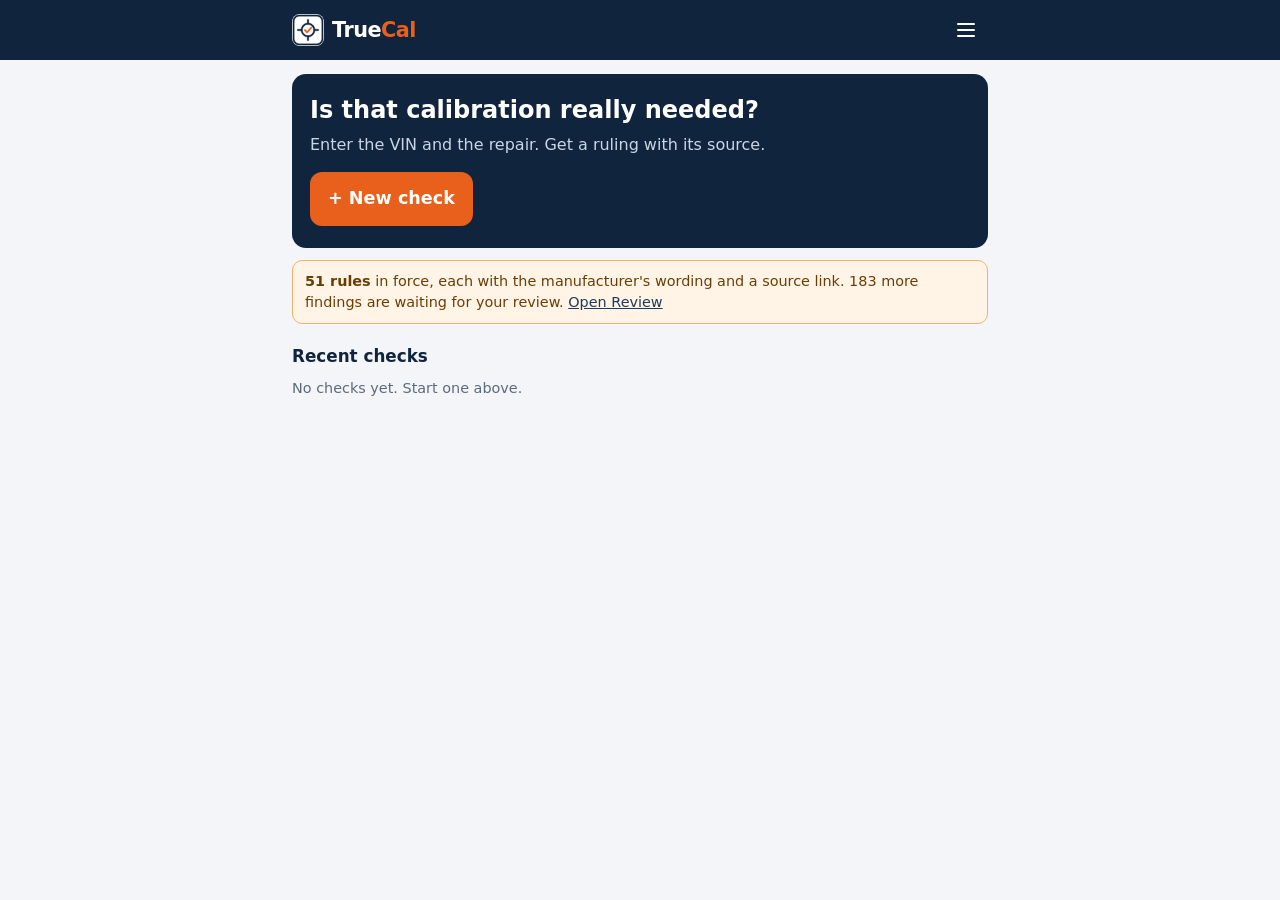
<file: index.html>
<!doctype html>
<html lang="en">
<head>
  <meta charset="UTF-8" />
  <meta name="viewport" content="width=device-width, initial-scale=1, viewport-fit=cover" />
  <title>TrueCal</title>
  <meta name="description" content="Check whether an ADAS calibration is required, not required or self-learning, with the OEM source cited." />
  <meta name="theme-color" content="#10243E" />

  <link rel="manifest" href="manifest.webmanifest" />
  <link rel="icon" href="icons/favicon.ico" sizes="any" />
  <link rel="icon" type="image/png" sizes="32x32" href="icons/favicon-32.png" />
  <link rel="icon" type="image/png" sizes="16x16" href="icons/favicon-16.png" />
  <link rel="apple-touch-icon" href="icons/apple-touch-icon.png" />
  <link rel="stylesheet" href="css/styles.css" />
</head>
<body>
  <header class="app-header no-print">
    <div class="app-header__inner">
      <button type="button" class="icon-btn" id="backBtn" aria-label="Back" hidden>
        <svg viewBox="0 0 24 24" aria-hidden="true"><path d="m15 5-7 7 7 7"/></svg>
      </button>
      <a class="brand" href="#home" aria-label="TrueCal home">
        <img src="icons/icon-192.png" alt="" width="32" height="32" />
        <span class="brand__name">True<b>Cal</b></span>
      </a>
      <span class="status-inline" id="netStatus" role="status" aria-live="polite"></span>
      <button type="button" class="icon-btn" id="menuBtn" aria-label="Menu" aria-expanded="false" aria-controls="menu">
        <svg viewBox="0 0 24 24" aria-hidden="true"><path d="M4 6h16"/><path d="M4 12h16"/><path d="M4 18h16"/></svg>
      </button>
      <div class="menu" id="menu" hidden>
        <a class="menu__item" href="docs/user-guide.html">How to use this app<small>Quick Start Guide</small></a>
        <a class="menu__item" href="#review">Review findings<small>Confirm or hide what the collector found</small></a>
        <button type="button" class="menu__item" id="exportDecisionsBtn">Export review decisions<small>Save your yes / no answers to a file</small></button>
        <button type="button" class="menu__item" id="importRulesBtn">Import rules file<small>JSON from OEM or licensed data</small></button>
        <button type="button" class="menu__item" id="clearRulesBtn">Remove imported rules</button>
        <button type="button" class="menu__item" id="disclaimerBtn">Disclaimer</button>
        <button type="button" class="menu__item" id="updateBtn">Check for updates</button>
        <p class="menu__about" id="rulesInfo"></p>
        <p class="menu__about">TrueCal v0.1</p>
        <input type="file" id="importRulesInput" accept="application/json,.json" hidden />
      </div>
    </div>
  </header>

  <main class="app-main">

    <!-- 1. Home -->
    <section class="screen" id="screen-home" hidden>
      <div class="hero">
        <h1>Is that calibration really needed?</h1>
        <p>Enter the VIN and the repair. Get a ruling with its source.</p>
        <a class="btn btn--primary btn--big" href="#new" id="newCheckBtn">+ New check</a>
      </div>
      <div id="demoBanner" class="banner banner--warn" hidden></div>
      <h2 class="section-title">Recent checks</h2>
      <div id="recentList" class="check-list"></div>
      <p class="hint" id="recentEmpty" hidden>No checks yet. Start one above.</p>
      <a class="btn btn--ghost" href="#history" id="seeAllBtn" hidden>See all</a>
    </section>

    <!-- 2. New check -->
    <section class="screen" id="screen-new" hidden>
      <h1 class="screen-title">New check</h1>

      <form id="checkForm" autocomplete="off" novalidate>
        <section class="card" aria-labelledby="vehicle-heading">
          <h2 id="vehicle-heading"><span class="step">1</span> Vehicle</h2>
          <div class="field-grid">
            <label class="field">
              <span>Claim / RO #</span>
              <input type="text" id="claimId" placeholder="e.g. 24-001234" />
            </label>
            <label class="field">
              <span>Adjuster</span>
              <input type="text" id="adjusterName" placeholder="Your name" />
            </label>
            <div class="field field--full">
              <label for="vehicleVin">VIN</label>
              <div class="input-with-action">
                <input type="text" id="vehicleVin" placeholder="17-character VIN" maxlength="17" autocapitalize="characters" autocomplete="off" />
                <button type="button" class="scan-btn" id="scanVinBtn" title="Scan the VIN barcode" aria-label="Scan the VIN barcode">
                  <svg viewBox="0 0 24 24" width="22" height="22" aria-hidden="true" fill="currentColor"><path d="M2 5h2v14H2zM6 5h1v14H6zM9 5h3v14H9zM14 5h1v14h-1zM17 5h2v14h-2zM21 5h1v14h-1z"/></svg>
                </button>
              </div>
              <small class="field-hint" id="vinHint" aria-live="polite"></small>
              <small class="field-hint" id="vinDecodeHint" aria-live="polite"></small>
            </div>
            <label class="field">
              <span>Year</span>
              <select id="vehicleYear"></select>
            </label>
            <label class="field">
              <span>Make</span>
              <select id="vehicleMake"></select>
            </label>
            <label class="field">
              <span>Model</span>
              <input type="text" id="vehicleModel" placeholder="Civic" />
            </label>
            <label class="field">
              <span>Trim</span>
              <input type="text" id="vehicleTrim" placeholder="EX" />
            </label>
          </div>
        </section>

        <section class="card" aria-labelledby="repair-heading">
          <h2 id="repair-heading"><span class="step">2</span> What was done</h2>
          <label class="field">
            <span>Repair / trigger</span>
            <select id="trigger"></select>
          </label>

          <h3>Sensors</h3>
          <p class="hint">Tick what is on the vehicle, and what the shop is charging for.</p>
          <p class="field-hint" id="sensorSuggestHint" aria-live="polite"></p>
          <table class="sensor-table">
            <thead>
              <tr><th scope="col">Sensor</th><th scope="col">On vehicle</th><th scope="col">On shop quote</th></tr>
            </thead>
            <tbody id="sensorRows"></tbody>
          </table>

          <h3>Conditions</h3>
          <div id="conditionRows" class="check-grid"></div>
        </section>

        <section class="card" aria-labelledby="evidence-heading">
          <h2 id="evidence-heading"><span class="step">3</span> Evidence <small>(optional)</small></h2>
          <div class="photo-thumbs" id="photoThumbs"></div>
          <div class="btn-row">
            <label class="btn btn--secondary">
              📷 Add photo
              <input type="file" accept="image/*" capture="environment" multiple id="photoInput" hidden />
            </label>
            <button type="button" class="btn btn--record" id="dictateBtn" hidden>
              <span class="record-dot"></span><span id="dictateLabel">Dictate note</span>
            </button>
          </div>
          <label class="field">
            <span>Notes</span>
            <textarea id="notes" rows="3" placeholder="Type here, or tap Dictate and talk"></textarea>
          </label>
        </section>

        <button type="submit" class="btn btn--primary btn--big btn--block" id="getRulingBtn">Get ruling</button>
        <p class="form-error" id="formError" role="alert"></p>
      </form>
    </section>

    <!-- 3. Ruling -->
    <section class="screen" id="screen-ruling" hidden>
      <h1 class="screen-title">Ruling</h1>
      <div id="rulingBody"></div>
      <div class="btn-row btn-row--sticky no-print">
        <a class="btn btn--secondary" id="reportBtn" href="#report">Report</a>
        <button type="button" class="btn btn--secondary" id="editBtn">Edit</button>
        <a class="btn btn--primary" href="#new" id="againBtn">New check</a>
      </div>
    </section>

    <!-- 4. Report -->
    <section class="screen" id="screen-report" hidden>
      <article class="report" id="reportBody"></article>
      <div class="btn-row btn-row--sticky no-print">
        <button type="button" class="btn btn--secondary" id="shareBtn">Share</button>
        <button type="button" class="btn btn--secondary" id="printBtn">Print / PDF</button>
        <a class="btn btn--primary" href="#home">Done</a>
      </div>
    </section>

    <!-- 5. Past checks -->
    <section class="screen" id="screen-history" hidden>
      <h1 class="screen-title">Past checks</h1>
      <div class="field-grid">
        <label class="field field--full">
          <span>Search VIN, claim, make or model</span>
          <input type="search" id="historySearch" placeholder="Search" />
        </label>
        <label class="field field--full">
          <span>Show</span>
          <select id="historyFilter">
            <option value="all">All results</option>
            <option value="challenge">Has a challenge</option>
            <option value="missing">Has a missing calibration</option>
            <option value="unverified">Has an unverified item</option>
          </select>
        </label>
      </div>
      <div id="historyList" class="check-list"></div>
      <p class="hint" id="historyEmpty" hidden>Nothing found.</p>
    </section>
    <!-- 6. Review -->
    <section class="screen" id="screen-review" hidden>
      <h1 class="screen-title">Review findings</h1>
      <p class="hint">Each finding is a sentence found in a manufacturer document. Say <b>Yes</b> only if the source really says it. <b>No</b> hides it; nothing is deleted.</p>
      <p class="review-counts" id="reviewCounts"></p>
      <div class="tabs" role="tablist">
        <button type="button" class="tab is-active" data-tab="queue">To review</button>
        <button type="button" class="tab" data-tab="kept">Kept</button>
        <button type="button" class="tab" data-tab="hidden">Hidden</button>
        <button type="button" class="tab" data-tab="own">Ours</button>
      </div>
      <div id="reviewBody"></div>
    </section>
  </main>

  <!-- Full-screen VIN scanner -->
  <div class="scanner" id="scanner" hidden role="dialog" aria-modal="true" aria-label="Scan the VIN barcode">
    <video class="scanner__video" id="scannerVideo" playsinline muted></video>
    <div class="scanner__frame" aria-hidden="true"></div>
    <p class="scanner__hint" id="scannerHint">Starting the camera…</p>
    <div class="scanner__actions">
      <label class="btn btn--secondary">
        Use a photo
        <input type="file" accept="image/*" capture="environment" id="scannerPhoto" hidden />
      </label>
      <button type="button" class="btn btn--secondary" id="scannerManual">Type VIN</button>
      <button type="button" class="btn btn--danger-solid" id="scannerCancel">Cancel</button>
    </div>
  </div>

  <dialog id="ownDialog" class="dialog">
    <h2>Add our own record</h2>
    <p class="fine" id="ownContext"></p>
    <p class="hint">Use this when the shop or a dealer gives you a requirement TrueCal has no manufacturer source for. It is saved on this device and always labelled <b>not OEM-verified</b>. A manufacturer-sourced rule will override it.</p>
    <form id="ownForm" autocomplete="off">
      <div class="field-grid">
        <label class="field"><span>Result</span>
          <select id="ownResult"><option value="">Choose…</option><option value="required">Calibration required</option><option value="not-required">Not required</option><option value="self-learning">Self-learning</option></select></label>
        <label class="field"><span>Method</span>
          <select id="ownMethod"><option value="">Not stated</option><option value="static">Static</option><option value="dynamic">Dynamic</option><option value="both">Static + dynamic</option></select></label>
        <label class="field field--full"><span>Reference (required)</span>
          <input type="text" id="ownReference" placeholder="Document name, procedure no., scan report, dealer bulletin" /></label>
        <label class="field field--full"><span>Link to the reference (optional)</span>
          <input type="text" id="ownUrl" inputmode="url" placeholder="https://…" /></label>
        <label class="field field--full"><span>Note (optional)</span>
          <input type="text" id="ownNote" /></label>
        <label class="field field--full"><span><input type="checkbox" id="ownLimit" /> Only this exact vehicle (model and year)</span></label>
      </div>
      <p class="form-error" id="ownError" role="alert"></p>
      <div class="btn-row">
        <button type="button" class="btn btn--ghost" id="ownCancel">Cancel</button>
        <button type="submit" class="btn btn--primary">Save our record</button>
      </div>
    </form>
  </dialog>

  <dialog id="disclaimerDialog" class="dialog">
    <h2>Disclaimer</h2>
    <p>TrueCal is informational. Rulings come from the rule data loaded on this device and are only as good as their cited source. Always confirm against current OEM service information before approving or denying a calibration.</p>
    <p>Items marked <b>DEMO</b> are placeholders, not OEM rulings. <b>Unverified</b> means no source was found; it does not mean a calibration is unnecessary.</p>
    <form method="dialog"><button class="btn btn--primary">OK</button></form>
  </dialog>

  <div class="toast" id="toast" role="status" aria-live="polite" hidden></div>

  <script src="js/rules.js"></script>
  <script src="js/scanner.js"></script>
  <script src="js/app.js"></script>
</body>
</html>
</file>
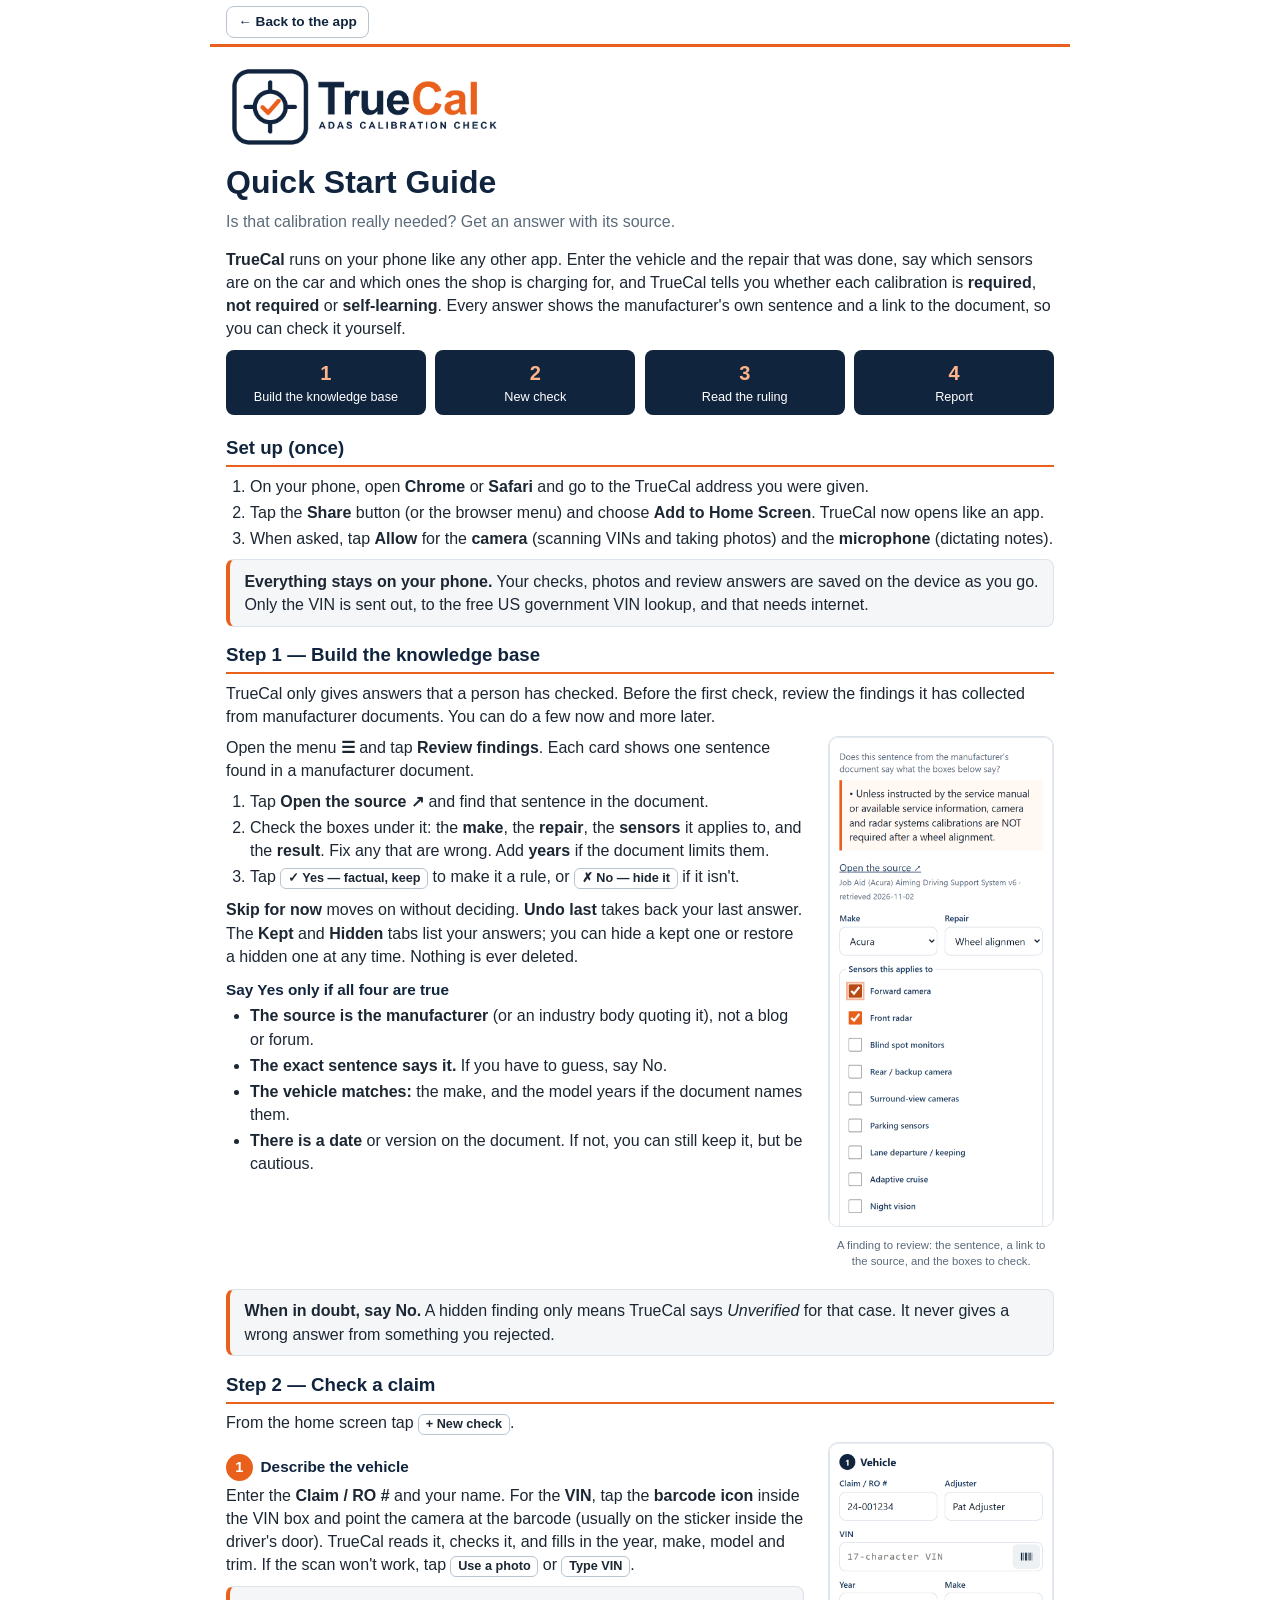
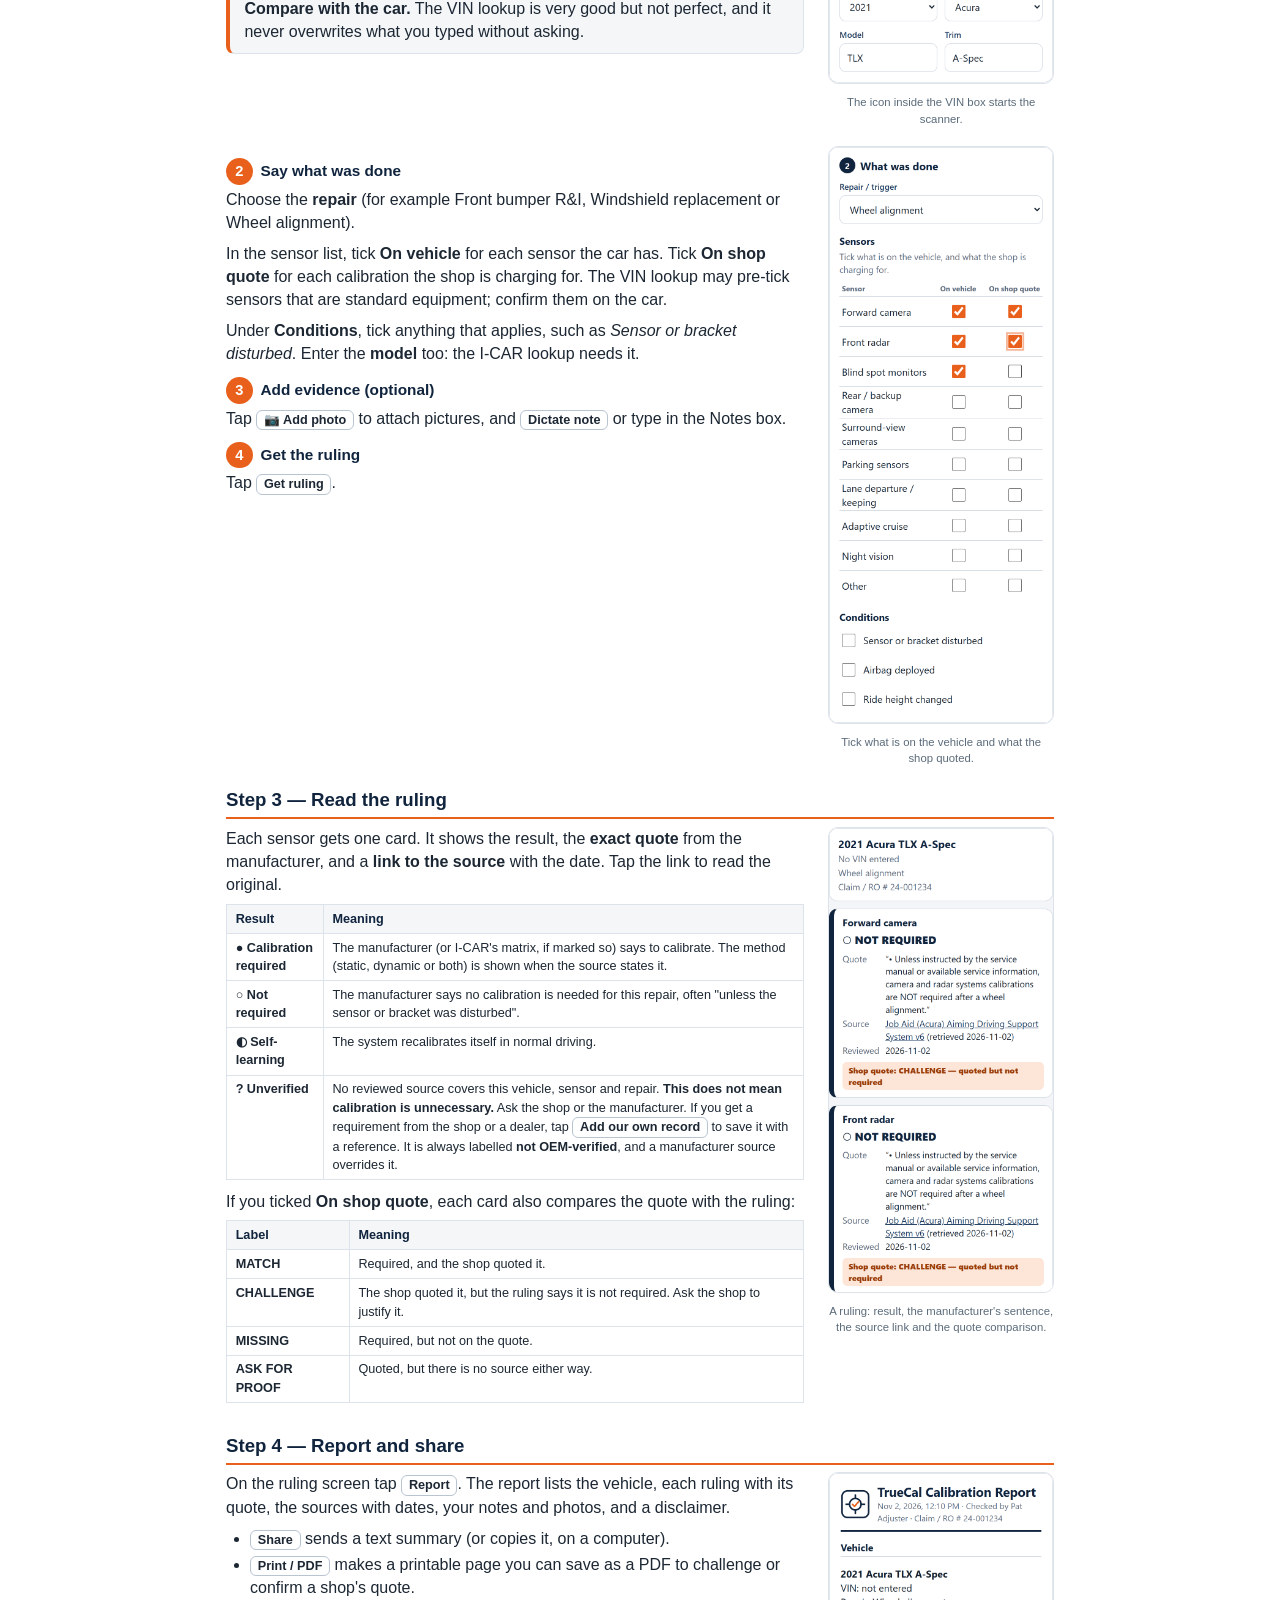
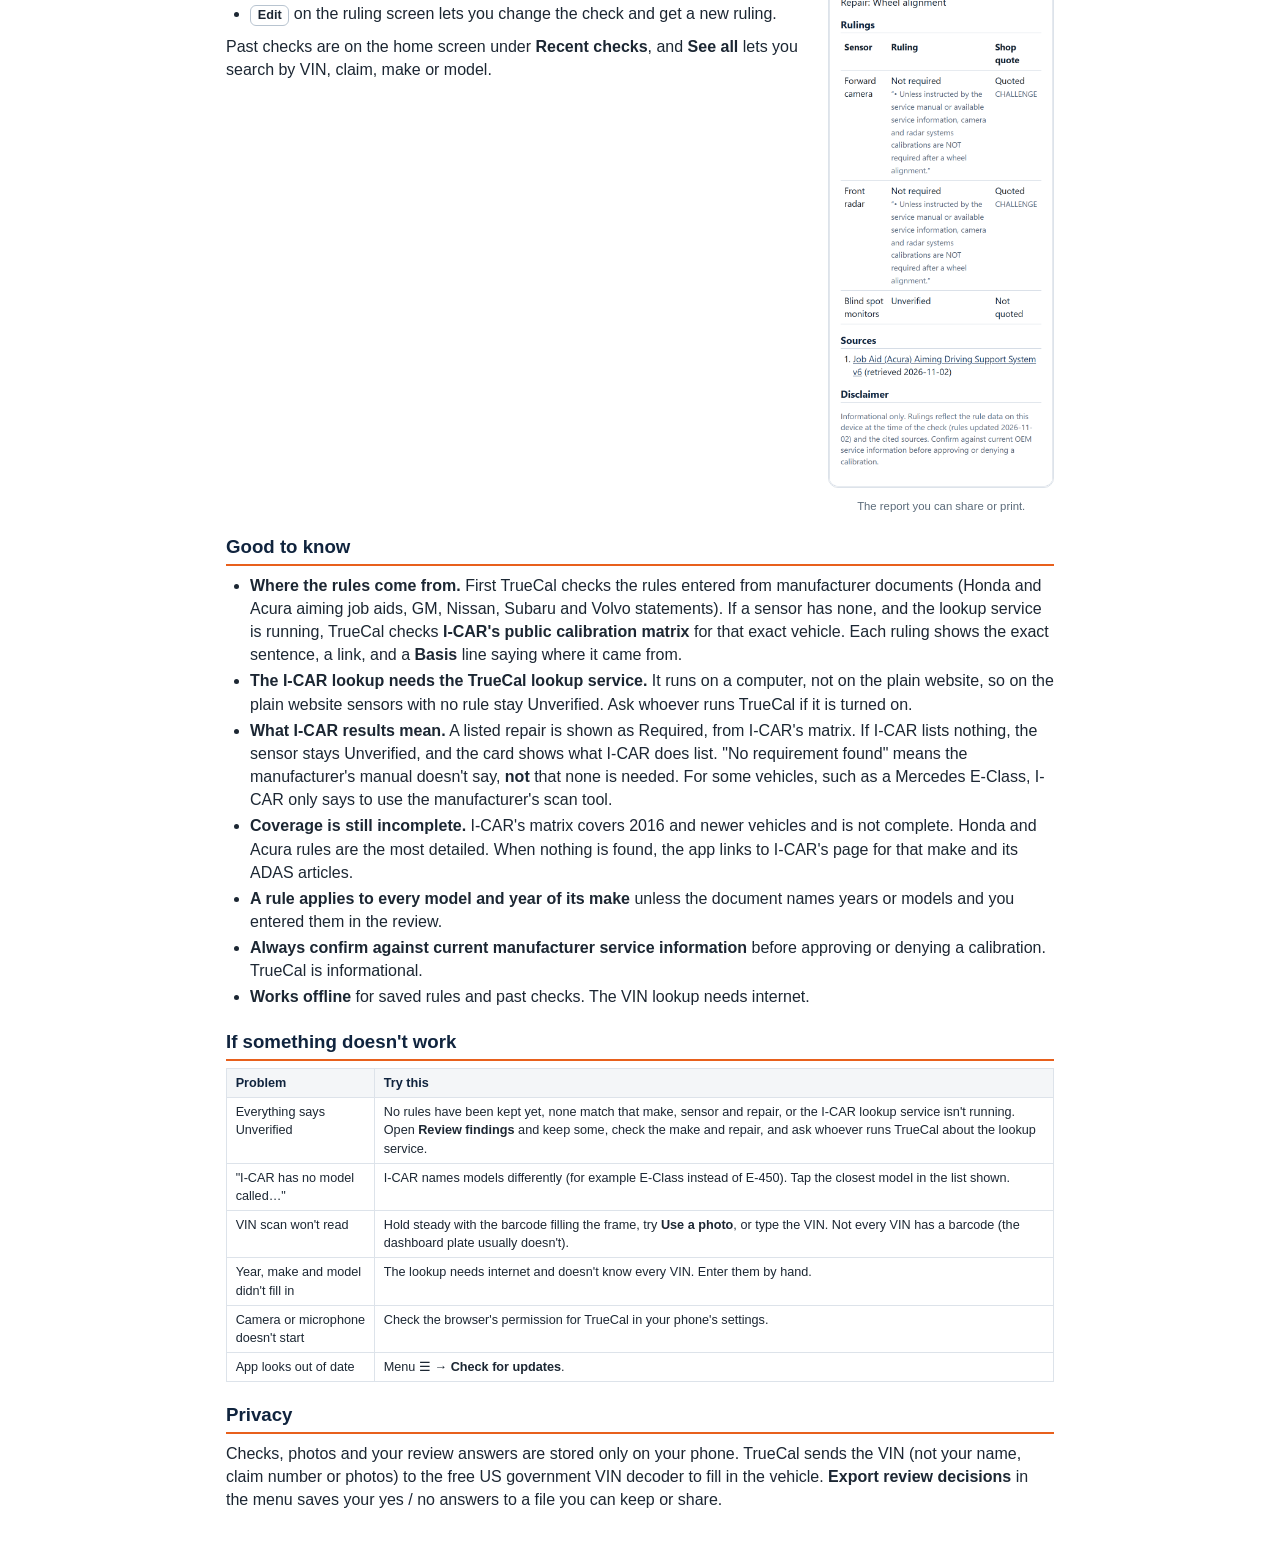
<file: docs/user-guide.html>
<!doctype html>
<html lang="en">
<head>
<meta charset="UTF-8" />
<meta name="viewport" content="width=device-width, initial-scale=1" />
<title>TrueCal — Quick Start Guide</title>
<style>
  @page { size: Letter; margin: 0.6in 0.7in 0.7in; }
  :root { --navy: #10243e; --orange: #e8601c; --muted: #5b6b7a; --line: #dde3ea; --soft: #f4f6f8; }
  * { box-sizing: border-box; }
  body { font-family: "Segoe UI", -apple-system, Roboto, Arial, sans-serif; color: #1c2733; font-size: 10.5pt; line-height: 1.45; margin: 0; }
  h1 { font-size: 24pt; color: var(--navy); margin: 0.1in 0 0.05in; }
  h2 { font-size: 14pt; color: var(--navy); margin: 0 0 0.08in; padding-bottom: 0.04in; border-bottom: 2px solid var(--orange); break-after: avoid; }
  h3 { font-size: 11.5pt; color: var(--navy); margin: 0.12in 0 0.03in; break-after: avoid; }
  p { margin: 0 0 0.08in; }
  ul, ol { margin: 0.03in 0 0.1in; padding-left: 0.25in; }
  li { margin-bottom: 0.03in; }
  .cover { display: flex; align-items: center; gap: 0.25in; }
  .cover img { height: 0.9in; }
  .tagline { color: var(--muted); font-size: 12pt; margin: 0 0 0.15in; }
  .box { background: var(--soft); border: 1px solid var(--line); border-radius: 8px; padding: 0.1in 0.15in; margin: 0.1in 0 0.15in; }
  .box--tip { border-left: 4px solid var(--orange); }
  .box p:last-child, .box ul:last-child, .box ol:last-child { margin-bottom: 0; }
  .strip { display: flex; gap: 0.1in; margin: 0.1in 0 0.2in; }
  .strip div { flex: 1; background: var(--navy); color: #fff; border-radius: 8px; padding: 0.09in 0.1in; font-size: 9.5pt; text-align: center; }
  .strip b { display: block; font-size: 15pt; color: #ffb48a; }
  .step { display: flex; gap: 0.25in; align-items: flex-start; margin-bottom: 0.2in; break-inside: avoid; }
  .step__text { flex: 1; min-width: 0; }
  .step__img { width: 2.35in; flex: none; text-align: center; }
  .step__img img { width: 100%; border: 1px solid var(--line); border-radius: 10px; }
  .step__img figcaption { font-size: 8.5pt; color: var(--muted); margin-top: 0.04in; }
  figure { margin: 0; }
  .num { display: inline-block; width: 0.28in; height: 0.28in; line-height: 0.28in; text-align: center; border-radius: 50%; background: var(--orange); color: #fff; font-weight: 700; margin-right: 0.08in; font-size: 11pt; }
  .btn { display: inline-block; border: 1px solid #b8c4d0; border-radius: 6px; padding: 0 0.07in; background: #fff; font-weight: 600; font-size: 9.5pt; white-space: nowrap; }
  table { border-collapse: collapse; width: 100%; font-size: 9.5pt; margin-bottom: 0.1in; }
  th, td { border: 1px solid var(--line); padding: 0.05in 0.09in; text-align: left; vertical-align: top; }
  th { background: var(--soft); color: var(--navy); }
  tr { break-inside: avoid; }
  .pagebreak { break-before: page; }
  .small { font-size: 9pt; color: var(--muted); }

  .appbar { display: none; }
  @media screen {
    body { max-width: 860px; margin: 0 auto; padding: 0 1rem 2rem; font-size: 16px; }
    .appbar { display: flex; position: sticky; top: 0; z-index: 5; background: #fff; border-bottom: 3px solid var(--orange); margin: 0 -1rem 1rem; padding: 0.4rem 1rem; }
    .appbar a { display: inline-block; font-size: 0.85rem; font-weight: 600; color: var(--navy); background: #fff; border: 1px solid #b8c4d0; border-radius: 8px; padding: 0.3rem 0.7rem; text-decoration: none; }
    .pagebreak { break-before: auto; }
  }
  @media screen and (max-width: 640px) {
    .step { flex-direction: column; }
    .step__img { width: 70%; align-self: center; }
    .strip { flex-wrap: wrap; }
    .strip div { flex: 1 1 30%; }
    td, th { padding: 0.4rem; }
    h1 { font-size: 1.7rem; }
  }
  @media print { .appbar { display: none; } }
</style>
</head>
<body>

<nav class="appbar"><a href="../index.html">← Back to the app</a></nav>

<div class="cover">
  <img src="../icons/logo-full.png" alt="TrueCal" />
</div>
<h1>Quick Start Guide</h1>
<p class="tagline">Is that calibration really needed? Get an answer with its source.</p>

<p><b>TrueCal</b> runs on your phone like any other app. Enter the vehicle and the repair that was done, say which sensors are on the car and which ones the shop is charging for, and TrueCal tells you whether each calibration is <b>required</b>, <b>not required</b> or <b>self-learning</b>. Every answer shows the manufacturer's own sentence and a link to the document, so you can check it yourself.</p>

<div class="strip">
  <div><b>1</b>Build the knowledge base</div>
  <div><b>2</b>New check</div>
  <div><b>3</b>Read the ruling</div>
  <div><b>4</b>Report</div>
</div>

<h2>Set up (once)</h2>
<ol>
  <li>On your phone, open <b>Chrome</b> or <b>Safari</b> and go to the TrueCal address you were given.</li>
  <li>Tap the <b>Share</b> button (or the browser menu) and choose <b>Add to Home Screen</b>. TrueCal now opens like an app.</li>
  <li>When asked, tap <b>Allow</b> for the <b>camera</b> (scanning VINs and taking photos) and the <b>microphone</b> (dictating notes).</li>
</ol>
<div class="box box--tip"><p><b>Everything stays on your phone.</b> Your checks, photos and review answers are saved on the device as you go. Only the VIN is sent out, to the free US government VIN lookup, and that needs internet.</p></div>

<h2 class="pagebreak">Step 1 — Build the knowledge base</h2>
<p>TrueCal only gives answers that a person has checked. Before the first check, review the findings it has collected from manufacturer documents. You can do a few now and more later.</p>

<div class="step">
  <div class="step__text">
    <p>Open the menu <b>☰</b> and tap <b>Review findings</b>. Each card shows one sentence found in a manufacturer document.</p>
    <ol>
      <li>Tap <b>Open the source ↗</b> and find that sentence in the document.</li>
      <li>Check the boxes under it: the <b>make</b>, the <b>repair</b>, the <b>sensors</b> it applies to, and the <b>result</b>. Fix any that are wrong. Add <b>years</b> if the document limits them.</li>
      <li>Tap <span class="btn">✓ Yes — factual, keep</span> to make it a rule, or <span class="btn">✗ No — hide it</span> if it isn't.</li>
    </ol>
    <p><b>Skip for now</b> moves on without deciding. <b>Undo last</b> takes back your last answer. The <b>Kept</b> and <b>Hidden</b> tabs list your answers; you can hide a kept one or restore a hidden one at any time. Nothing is ever deleted.</p>
    <h3>Say Yes only if all four are true</h3>
    <ul>
      <li><b>The source is the manufacturer</b> (or an industry body quoting it), not a blog or forum.</li>
      <li><b>The exact sentence says it.</b> If you have to guess, say No.</li>
      <li><b>The vehicle matches:</b> the make, and the model years if the document names them.</li>
      <li><b>There is a date</b> or version on the document. If not, you can still keep it, but be cautious.</li>
    </ul>
  </div>
  <figure class="step__img">
    <img src="guide-img/03-review-card.png" alt="A review card showing a quote, source link and the boxes to check" />
    <figcaption>A finding to review: the sentence, a link to the source, and the boxes to check.</figcaption>
  </figure>
</div>

<div class="box box--tip"><p><b>When in doubt, say No.</b> A hidden finding only means TrueCal says <i>Unverified</i> for that case. It never gives a wrong answer from something you rejected.</p></div>

<h2 class="pagebreak">Step 2 — Check a claim</h2>
<p>From the home screen tap <span class="btn">+ New check</span>.</p>

<div class="step">
  <div class="step__text">
    <h3><span class="num">1</span>Describe the vehicle</h3>
    <p>Enter the <b>Claim / RO #</b> and your name. For the <b>VIN</b>, tap the <b>barcode icon</b> inside the VIN box and point the camera at the barcode (usually on the sticker inside the driver's door). TrueCal reads it, checks it, and fills in the year, make, model and trim. If the scan won't work, tap <span class="btn">Use a photo</span> or <span class="btn">Type VIN</span>.</p>
    <div class="box box--tip"><p><b>Compare with the car.</b> The VIN lookup is very good but not perfect, and it never overwrites what you typed without asking.</p></div>
  </div>
  <figure class="step__img">
    <img src="guide-img/02-vehicle.png" alt="The vehicle card with the VIN scan icon inside the VIN box" />
    <figcaption>The icon inside the VIN box starts the scanner.</figcaption>
  </figure>
</div>

<div class="step">
  <div class="step__text">
    <h3><span class="num">2</span>Say what was done</h3>
    <p>Choose the <b>repair</b> (for example Front bumper R&amp;I, Windshield replacement or Wheel alignment).</p>
    <p>In the sensor list, tick <b>On vehicle</b> for each sensor the car has. Tick <b>On shop quote</b> for each calibration the shop is charging for. The VIN lookup may pre-tick sensors that are standard equipment; confirm them on the car.</p>
    <p>Under <b>Conditions</b>, tick anything that applies, such as <i>Sensor or bracket disturbed</i>. Enter the <b>model</b> too: the I-CAR lookup needs it.</p>
    <h3><span class="num">3</span>Add evidence (optional)</h3>
    <p>Tap <span class="btn">📷 Add photo</span> to attach pictures, and <span class="btn">Dictate note</span> or type in the Notes box.</p>
    <h3><span class="num">4</span>Get the ruling</h3>
    <p>Tap <span class="btn">Get ruling</span>.</p>
  </div>
  <figure class="step__img">
    <img src="guide-img/04-sensors.png" alt="The repair, sensors and conditions card" />
    <figcaption>Tick what is on the vehicle and what the shop quoted.</figcaption>
  </figure>
</div>

<h2 class="pagebreak">Step 3 — Read the ruling</h2>

<div class="step">
  <div class="step__text">
    <p>Each sensor gets one card. It shows the result, the <b>exact quote</b> from the manufacturer, and a <b>link to the source</b> with the date. Tap the link to read the original.</p>
    <table>
      <tr><th>Result</th><th>Meaning</th></tr>
      <tr><td><b>● Calibration required</b></td><td>The manufacturer (or I-CAR's matrix, if marked so) says to calibrate. The method (static, dynamic or both) is shown when the source states it.</td></tr>
      <tr><td><b>○ Not required</b></td><td>The manufacturer says no calibration is needed for this repair, often "unless the sensor or bracket was disturbed".</td></tr>
      <tr><td><b>◐ Self-learning</b></td><td>The system recalibrates itself in normal driving.</td></tr>
      <tr><td><b>? Unverified</b></td><td>No reviewed source covers this vehicle, sensor and repair. <b>This does not mean calibration is unnecessary.</b> Ask the shop or the manufacturer. If you get a requirement from the shop or a dealer, tap <span class="btn">Add our own record</span> to save it with a reference. It is always labelled <b>not OEM-verified</b>, and a manufacturer source overrides it.</td></tr>
    </table>
    <p>If you ticked <b>On shop quote</b>, each card also compares the quote with the ruling:</p>
    <table>
      <tr><th>Label</th><th>Meaning</th></tr>
      <tr><td><b>MATCH</b></td><td>Required, and the shop quoted it.</td></tr>
      <tr><td><b>CHALLENGE</b></td><td>The shop quoted it, but the ruling says it is not required. Ask the shop to justify it.</td></tr>
      <tr><td><b>MISSING</b></td><td>Required, but not on the quote.</td></tr>
      <tr><td><b>ASK FOR PROOF</b></td><td>Quoted, but there is no source either way.</td></tr>
    </table>
  </div>
  <figure class="step__img">
    <img src="guide-img/05-ruling.png" alt="A ruling card with the manufacturer's quote and source link" />
    <figcaption>A ruling: result, the manufacturer's sentence, the source link and the quote comparison.</figcaption>
  </figure>
</div>

<h2>Step 4 — Report and share</h2>
<div class="step">
  <div class="step__text">
    <p>On the ruling screen tap <span class="btn">Report</span>. The report lists the vehicle, each ruling with its quote, the sources with dates, your notes and photos, and a disclaimer.</p>
    <ul>
      <li><span class="btn">Share</span> sends a text summary (or copies it, on a computer).</li>
      <li><span class="btn">Print / PDF</span> makes a printable page you can save as a PDF to challenge or confirm a shop's quote.</li>
      <li><span class="btn">Edit</span> on the ruling screen lets you change the check and get a new ruling.</li>
    </ul>
    <p>Past checks are on the home screen under <b>Recent checks</b>, and <b>See all</b> lets you search by VIN, claim, make or model.</p>
  </div>
  <figure class="step__img">
    <img src="guide-img/06-report.png" alt="The printable report" />
    <figcaption>The report you can share or print.</figcaption>
  </figure>
</div>

<h2 class="pagebreak">Good to know</h2>
<ul>
  <li><b>Where the rules come from.</b> First TrueCal checks the rules entered from manufacturer documents (Honda and Acura aiming job aids, GM, Nissan, Subaru and Volvo statements). If a sensor has none, and the lookup service is running, TrueCal checks <b>I-CAR's public calibration matrix</b> for that exact vehicle. Each ruling shows the exact sentence, a link, and a <b>Basis</b> line saying where it came from.</li>
  <li><b>The I-CAR lookup needs the TrueCal lookup service.</b> It runs on a computer, not on the plain website, so on the plain website sensors with no rule stay Unverified. Ask whoever runs TrueCal if it is turned on.</li>
  <li><b>What I-CAR results mean.</b> A listed repair is shown as Required, from I-CAR's matrix. If I-CAR lists nothing, the sensor stays Unverified, and the card shows what I-CAR does list. "No requirement found" means the manufacturer's manual doesn't say, <b>not</b> that none is needed. For some vehicles, such as a Mercedes E-Class, I-CAR only says to use the manufacturer's scan tool.</li>
  <li><b>Coverage is still incomplete.</b> I-CAR's matrix covers 2016 and newer vehicles and is not complete. Honda and Acura rules are the most detailed. When nothing is found, the app links to I-CAR's page for that make and its ADAS articles.</li>
  <li><b>A rule applies to every model and year of its make</b> unless the document names years or models and you entered them in the review.</li>
  <li><b>Always confirm against current manufacturer service information</b> before approving or denying a calibration. TrueCal is informational.</li>
  <li><b>Works offline</b> for saved rules and past checks. The VIN lookup needs internet.</li>
</ul>

<h2 style="margin-top:0.2in">If something doesn't work</h2>
<table>
  <tr><th>Problem</th><th>Try this</th></tr>
  <tr><td>Everything says Unverified</td><td>No rules have been kept yet, none match that make, sensor and repair, or the I-CAR lookup service isn't running. Open <b>Review findings</b> and keep some, check the make and repair, and ask whoever runs TrueCal about the lookup service.</td></tr>
  <tr><td>"I-CAR has no model called…"</td><td>I-CAR names models differently (for example E-Class instead of E-450). Tap the closest model in the list shown.</td></tr>
  <tr><td>VIN scan won't read</td><td>Hold steady with the barcode filling the frame, try <b>Use a photo</b>, or type the VIN. Not every VIN has a barcode (the dashboard plate usually doesn't).</td></tr>
  <tr><td>Year, make and model didn't fill in</td><td>The lookup needs internet and doesn't know every VIN. Enter them by hand.</td></tr>
  <tr><td>Camera or microphone doesn't start</td><td>Check the browser's permission for TrueCal in your phone's settings.</td></tr>
  <tr><td>App looks out of date</td><td>Menu ☰ → <b>Check for updates</b>.</td></tr>
</table>

<h2 style="margin-top:0.2in">Privacy</h2>
<p>Checks, photos and your review answers are stored only on your phone. TrueCal sends the VIN (not your name, claim number or photos) to the free US government VIN decoder to fill in the vehicle. <b>Export review decisions</b> in the menu saves your yes / no answers to a file you can keep or share.</p>

</body>
</html>
</file>
<file: css/styles.css>
:root {
  --navy: #10243e;
  --navy-2: #1d3a5f;
  --orange: #e8601c;
  --orange-dark: #c24e12;
  --bg: #f3f5f8;
  --card: #ffffff;
  --line: #d6dde6;
  --text: #14202e;
  --muted: #5b6b7e;
  --ok: #1c7a46;
  --warn-bg: #fff4e5;
  --warn-line: #f0b36b;
  --radius: 14px;
  --safe-top: env(safe-area-inset-top, 0px);
  --safe-bottom: env(safe-area-inset-bottom, 0px);
}

* { box-sizing: border-box; }
html { -webkit-text-size-adjust: 100%; }
body {
  margin: 0;
  background: var(--bg);
  color: var(--text);
  font: 16px/1.45 system-ui, -apple-system, "Segoe UI", Roboto, Arial, sans-serif;
}
[hidden] { display: none !important; }
h1, h2, h3 { margin: 0; line-height: 1.2; color: var(--navy); }
h2 { font-size: 1.1rem; display: flex; align-items: center; gap: 8px; margin-bottom: 12px; }
h2 small { font-weight: 400; color: var(--muted); }
h3 { font-size: 1rem; margin: 18px 0 6px; }
a { color: var(--navy-2); }

/* Header */
.app-header { position: sticky; top: 0; z-index: 20; background: var(--navy); color: #fff; padding-top: var(--safe-top); }
.app-header__inner { position: relative; max-width: 720px; margin: 0 auto; padding: 8px 12px; display: flex; align-items: center; gap: 8px; }
.brand { display: flex; align-items: center; gap: 8px; text-decoration: none; color: #fff; margin-right: auto; }
.brand img { border-radius: 8px; background: #fff; }
.brand__name { font-size: 1.3rem; font-weight: 800; letter-spacing: -0.5px; }
.brand__name b { color: var(--orange); }
.status-inline { font-size: 0.8rem; color: #cbd6e4; }
.icon-btn { background: transparent; border: 0; color: #fff; width: 44px; height: 44px; border-radius: 10px; display: grid; place-items: center; cursor: pointer; }
.icon-btn:active { background: rgba(255, 255, 255, 0.15); }
.icon-btn svg { width: 24px; height: 24px; fill: none; stroke: currentColor; stroke-width: 2; stroke-linecap: round; stroke-linejoin: round; }

.menu { position: absolute; right: 12px; top: 100%; width: min(320px, calc(100vw - 24px)); background: #fff; color: var(--text); border-radius: var(--radius); box-shadow: 0 10px 30px rgba(0, 0, 0, 0.25); overflow: hidden; }
.menu__item { display: block; width: 100%; text-align: left; padding: 14px 16px; border: 0; border-bottom: 1px solid var(--line); background: #fff; font: inherit; color: var(--text); cursor: pointer; }
.menu__item small { display: block; color: var(--muted); font-size: 0.8rem; }
.menu__item:active { background: var(--bg); }
.menu__about { margin: 0; padding: 10px 16px; font-size: 0.8rem; color: var(--muted); }

/* Layout */
.app-main { max-width: 720px; margin: 0 auto; padding: 14px 12px calc(40px + var(--safe-bottom)); }
.screen-title { font-size: 1.5rem; margin-bottom: 12px; }
.section-title { font-size: 1.05rem; margin: 22px 0 8px; }
.card { background: var(--card); border: 1px solid var(--line); border-radius: var(--radius); padding: 16px; margin-bottom: 14px; }
.step { display: inline-grid; place-items: center; width: 26px; height: 26px; border-radius: 50%; background: var(--navy); color: #fff; font-size: 0.85rem; }
.hint { color: var(--muted); font-size: 0.9rem; margin: 4px 0 8px; }

.hero { background: var(--navy); color: #fff; border-radius: var(--radius); padding: 22px 18px; }
.hero h1 { color: #fff; font-size: 1.5rem; }
.hero p { color: #cbd6e4; margin: 8px 0 16px; }

.banner { border-radius: 10px; padding: 10px 12px; margin: 12px 0; font-size: 0.9rem; }
.banner--warn { background: var(--warn-bg); border: 1px solid var(--warn-line); color: #6b3d05; }

/* Forms */
.field-grid { display: grid; grid-template-columns: 1fr 1fr; gap: 12px; }
.field { display: flex; flex-direction: column; gap: 4px; min-width: 0; }
.field--full { grid-column: 1 / -1; }
.field > span, .field > label { font-size: 0.85rem; font-weight: 600; color: var(--navy-2); }
input[type="text"], input[type="search"], select, textarea {
  width: 100%; font: inherit; color: var(--text); background: #fff; border: 1px solid var(--line); border-radius: 10px; padding: 11px 12px; min-height: 46px;
}
textarea { resize: vertical; }
input:focus, select:focus, textarea:focus, .btn:focus-visible, button:focus-visible { outline: 3px solid rgba(232, 96, 28, 0.45); outline-offset: 1px; }
#vehicleVin { font-family: ui-monospace, Consolas, monospace; letter-spacing: 1px; }
.input-with-action { position: relative; }
.input-with-action input[type="text"] { padding-right: 3.4rem; }
.scan-btn { position: absolute; top: 4px; right: 4px; bottom: 4px; width: 2.8rem; margin: 0; padding: 0; border: 0; border-radius: 8px; background: #eef1f4; color: var(--navy); display: grid; place-items: center; cursor: pointer; }
.scan-btn:hover, .scan-btn:active { background: #dfe5ec; }
.field-hint { display: block; min-height: 0; font-size: 0.82rem; color: var(--muted); margin-top: 4px; }
.field-hint:empty { display: none; }
.field-hint--warn { color: #9a4a00; font-weight: 600; }
.field-hint--ok { color: var(--ok); }
.chip { margin: 4px 6px 0 0; padding: 6px 10px; border-radius: 999px; border: 1px solid var(--navy-2); background: #fff; color: var(--navy-2); font: inherit; font-size: 0.85rem; cursor: pointer; }
.form-error { color: #b3261e; font-weight: 600; margin: 10px 0 0; min-height: 1.2em; }

.sensor-table { width: 100%; border-collapse: collapse; }
.sensor-table th { font-size: 0.75rem; text-align: center; color: var(--muted); padding: 4px; }
.sensor-table th:first-child { text-align: left; }
.sensor-table td { padding: 2px 4px; border-top: 1px solid var(--line); }
.sensor-table td:not(:first-child) { text-align: center; width: 92px; }
.sensor-table label.tick { display: inline-grid; place-items: center; min-width: 44px; min-height: 44px; }
input[type="checkbox"] { width: 22px; height: 22px; accent-color: var(--orange); }
.check-grid { display: grid; gap: 4px; }
.check-grid label { display: flex; align-items: center; gap: 10px; min-height: 44px; }

/* Buttons */
.btn { display: inline-flex; align-items: center; justify-content: center; gap: 8px; min-height: 46px; padding: 10px 16px; border-radius: 12px; border: 2px solid transparent; font: inherit; font-weight: 700; text-decoration: none; cursor: pointer; text-align: center; }
.btn--primary { background: var(--orange); color: #fff; }
.btn--primary:active { background: var(--orange-dark); }
.btn--secondary { background: #fff; color: var(--navy); border-color: var(--navy); }
.btn--ghost { background: transparent; color: var(--navy-2); }
.btn--danger-solid { background: #b3261e; color: #fff; }
.btn--big { min-height: 54px; font-size: 1.1rem; }
.btn--block { width: 100%; }
.btn--record { background: #fff; color: var(--navy); border-color: var(--navy); }
.btn--record.is-recording { background: #b3261e; border-color: #b3261e; color: #fff; }
.record-dot { width: 12px; height: 12px; border-radius: 50%; background: #b3261e; }
.btn--record.is-recording .record-dot { background: #fff; animation: pulse 1s infinite; }
@keyframes pulse { 50% { opacity: 0.3; } }
.btn-row { display: flex; flex-wrap: wrap; gap: 10px; margin: 12px 0; }
.btn-row .btn { flex: 1 1 130px; }
.btn-row--sticky { position: sticky; bottom: 0; padding: 10px 0 calc(10px + var(--safe-bottom)); background: linear-gradient(transparent, var(--bg) 25%); }

/* Photos */
.photo-thumbs { display: flex; flex-wrap: wrap; gap: 8px; }
.photo-thumbs:empty { display: none; }
.thumb { position: relative; width: 84px; height: 84px; border-radius: 10px; overflow: hidden; border: 1px solid var(--line); }
.thumb img { width: 100%; height: 100%; object-fit: cover; display: block; }
.thumb__num { position: absolute; left: 4px; bottom: 4px; background: var(--navy); color: #fff; font-size: 0.75rem; font-weight: 700; padding: 1px 6px; border-radius: 6px; }
.thumb__del { position: absolute; right: 2px; top: 2px; width: 28px; height: 28px; border-radius: 50%; border: 0; background: rgba(0, 0, 0, 0.65); color: #fff; font-size: 16px; line-height: 1; cursor: pointer; }

/* Lists */
.check-list { display: grid; grid-template-columns: minmax(0, 1fr); gap: 8px; }
.check-item { display: block; min-width: 0; background: #fff; border: 1px solid var(--line); border-radius: 12px; padding: 12px 14px; text-decoration: none; color: var(--text); }
.check-item__top { display: flex; flex-wrap: wrap; justify-content: space-between; gap: 6px 8px; font-weight: 700; color: var(--navy); }
.check-item__sub { display: flex; flex-wrap: wrap; justify-content: space-between; gap: 2px 8px; color: var(--muted); font-size: 0.85rem; margin-top: 2px; }
.pill { display: inline-block; padding: 2px 8px; border-radius: 999px; font-size: 0.78rem; font-weight: 700; white-space: nowrap; }
.pill--required { background: #fde6d8; color: #9c3d0a; }
.pill--not-required { background: #e3eaf3; color: var(--navy); }
.pill--self-learning { background: #e5f2ea; color: var(--ok); }
.pill--unverified { background: #eceff3; color: #3d4a5a; }
.pill--demo { background: #fff4e5; color: #6b3d05; border: 1px solid var(--warn-line); }

/* Ruling */
.vehicle-summary { background: #fff; border: 1px solid var(--line); border-radius: var(--radius); padding: 12px 14px; margin-bottom: 12px; }
.vehicle-summary strong { color: var(--navy); font-size: 1.1rem; }
.vehicle-summary p { margin: 2px 0 0; color: var(--muted); font-size: 0.9rem; word-break: break-all; }
.ruling { background: #fff; border: 1px solid var(--line); border-left-width: 8px; border-radius: var(--radius); padding: 12px 14px; margin-bottom: 12px; }
.ruling--required { border-left-color: var(--orange); }
.ruling--not-required { border-left-color: var(--navy); }
.ruling--self-learning { border-left-color: var(--ok); }
.ruling--unverified { border-left-color: #8793a3; border-left-style: dashed; }
.ruling h3 { margin: 0 0 6px; }
.ruling__result { font-size: 1.1rem; font-weight: 800; }
.ruling--required .ruling__result { color: var(--orange-dark); }
.ruling--not-required .ruling__result { color: var(--navy); }
.ruling--self-learning .ruling__result { color: var(--ok); }
.ruling--unverified .ruling__result { color: #3d4a5a; }
.ruling dl { margin: 8px 0 0; display: grid; grid-template-columns: auto 1fr; gap: 2px 10px; font-size: 0.9rem; }
.ruling dt { color: var(--muted); }
.ruling dd { margin: 0; min-width: 0; overflow-wrap: anywhere; }
.quote { display: inline-block; margin-top: 8px; padding: 4px 10px; border-radius: 8px; font-size: 0.82rem; font-weight: 800; }
.quote--match, .quote--ok { background: #e5f2ea; color: var(--ok); }
.quote--challenge, .quote--missing { background: #fde6d8; color: #9c3d0a; }
.quote--ask-proof { background: #eceff3; color: #3d4a5a; }

/* Report */
.report { background: #fff; border: 1px solid var(--line); border-radius: var(--radius); padding: 18px; }
.report__head { display: flex; align-items: center; gap: 12px; border-bottom: 3px solid var(--navy); padding-bottom: 10px; margin-bottom: 12px; }
.report__head img { width: 48px; height: 48px; }
.report__head h1 { font-size: 1.3rem; }
.report__head p { margin: 0; color: var(--muted); font-size: 0.85rem; }
.report h2 { font-size: 1rem; margin: 16px 0 6px; border-bottom: 1px solid var(--line); padding-bottom: 4px; }
.report table { width: 100%; border-collapse: collapse; font-size: 0.9rem; }
.report th, .report td { text-align: left; padding: 6px 6px; border-bottom: 1px solid var(--line); vertical-align: top; }
.report ol { padding-left: 20px; margin: 0; font-size: 0.9rem; }
.report .photos { display: flex; flex-wrap: wrap; gap: 8px; }
.report .photos figure { margin: 0; width: 150px; font-size: 0.78rem; }
.report .photos img { width: 150px; height: 110px; object-fit: cover; border-radius: 8px; border: 1px solid var(--line); }
.report .fine { color: var(--muted); font-size: 0.8rem; }

/* Review */
.review-counts { font-weight: 700; color: var(--navy); margin: 6px 0 10px; }
.tabs { display: flex; gap: 6px; margin-bottom: 12px; }
.tab { flex: 1; min-height: 44px; border: 2px solid var(--navy); background: #fff; color: var(--navy); border-radius: 10px; font: inherit; font-weight: 700; cursor: pointer; }
.tab.is-active { background: var(--navy); color: #fff; }
.excerpt { margin: 6px 0 10px; padding: 10px 12px; border-left: 4px solid var(--orange); background: #fff8f3; font-size: 1.02rem; overflow-wrap: anywhere; }
.basis { font-size: 0.82rem; }
.basis--adjuster-added { color: #9a4a00; font-weight: 700; }
.basis--assistant-wording-check { color: var(--muted); }
.fine { color: var(--muted); font-size: 0.82rem; }
.review-item p { margin: 4px 0; }
.sensor-pick { border: 1px solid var(--line); border-radius: 10px; padding: 6px 10px; margin: 0; min-width: 0; }
.sensor-pick legend { font-size: 0.85rem; font-weight: 600; color: var(--navy-2); padding: 0 4px; }
.sensor-pick label { display: flex; align-items: center; gap: 10px; min-height: 40px; }
.btn[disabled] { opacity: 0.4; cursor: default; }

/* Scanner */
.scanner { position: fixed; inset: 0; z-index: 50; background: #000; display: flex; flex-direction: column; }
.scanner__video { position: absolute; inset: 0; width: 100%; height: 100%; object-fit: cover; }
.scanner__frame { position: absolute; left: 6%; right: 6%; top: 28%; height: 24%; border: 3px solid var(--orange); border-radius: 14px; box-shadow: 0 0 0 100vmax rgba(0, 0, 0, 0.45); }
.scanner__hint { position: absolute; left: 12px; right: 12px; top: calc(56% + 10px); margin: 0; color: #fff; text-align: center; text-shadow: 0 1px 4px #000; }
.scanner__actions { position: absolute; left: 0; right: 0; bottom: 0; display: flex; gap: 8px; justify-content: center; flex-wrap: wrap; padding: 12px 12px calc(16px + var(--safe-bottom)); }

.dialog { border: 0; border-radius: var(--radius); max-width: min(480px, calc(100vw - 32px)); padding: 20px; }
.dialog::backdrop { background: rgba(0, 0, 0, 0.5); }
.dialog p { margin: 10px 0; }
.toast { position: fixed; left: 50%; bottom: calc(24px + var(--safe-bottom)); transform: translateX(-50%); z-index: 60; background: var(--navy); color: #fff; padding: 10px 16px; border-radius: 999px; max-width: calc(100vw - 32px); box-shadow: 0 6px 20px rgba(0, 0, 0, 0.3); }

@media (max-width: 380px) {
  .field-grid { grid-template-columns: 1fr; }
}

@media print {
  body { background: #fff; }
  .no-print, .app-header { display: none !important; }
  .app-main { max-width: none; padding: 0; }
  .report { border: 0; padding: 0; }
  .ruling, .report tr { break-inside: avoid; }
}
</file>
